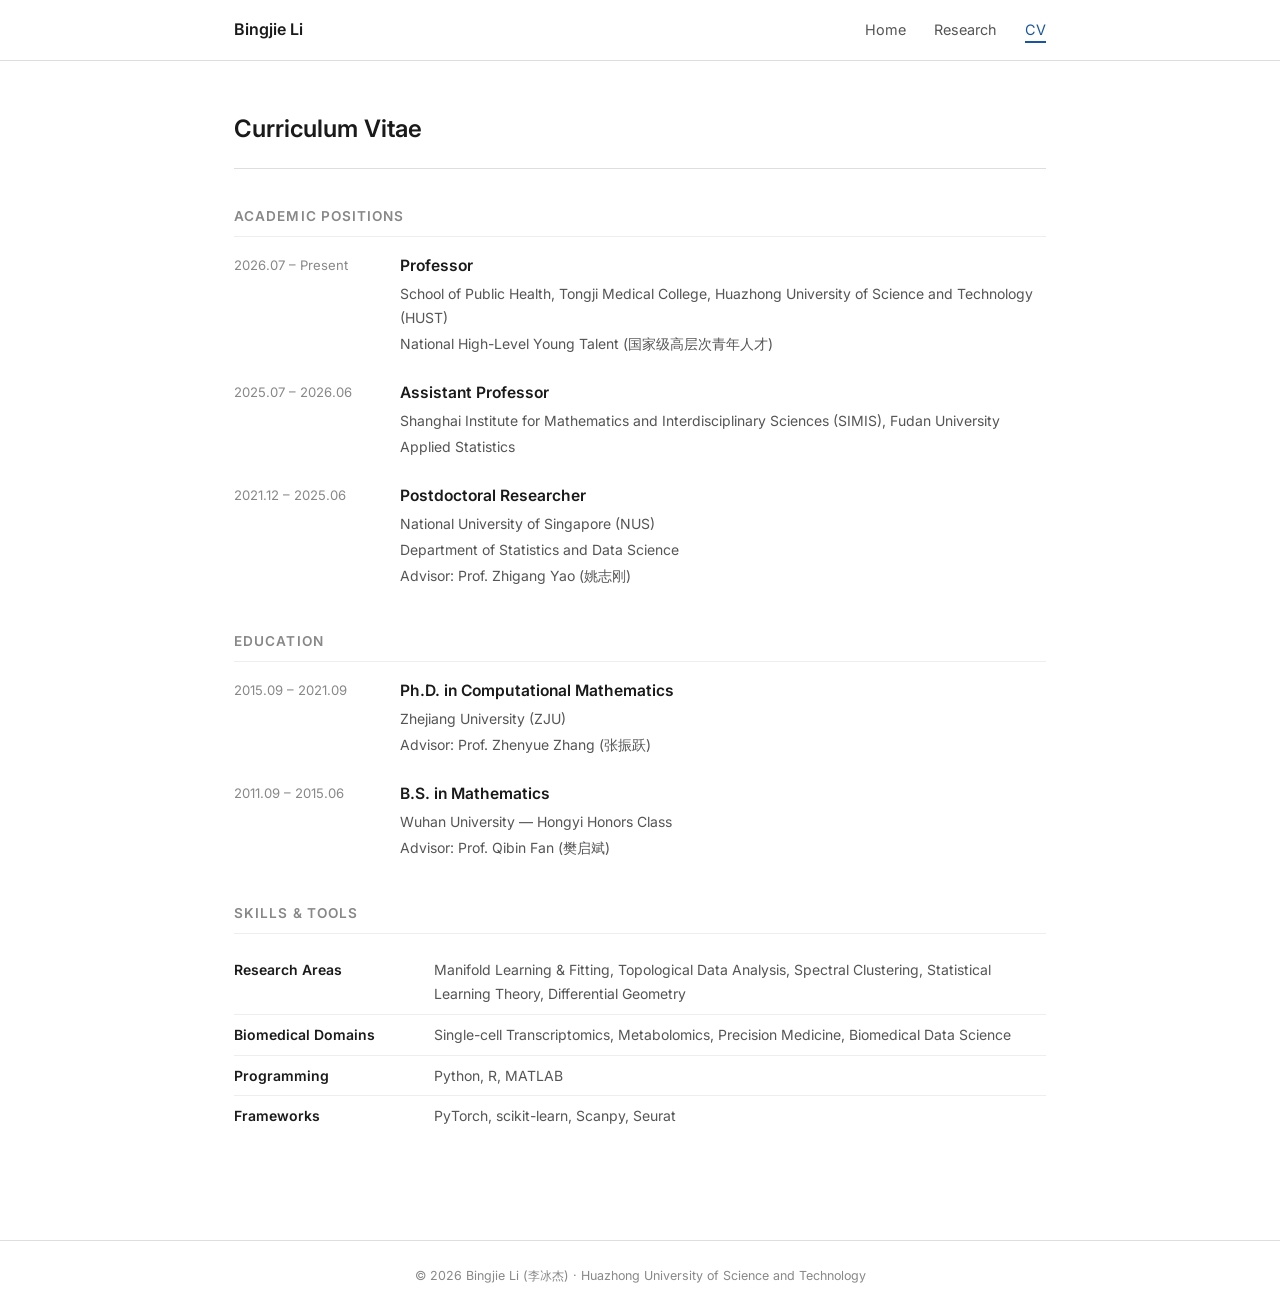
<file: cv.html>
<!DOCTYPE html>
<html lang="en">
<head>
  <meta charset="UTF-8" />
  <meta name="viewport" content="width=device-width, initial-scale=1.0" />
  <meta name="description" content="CV of Bingjie Li, HUST." />
  <title>CV | Bingjie Li</title>
  <link rel="stylesheet" href="styles.css" />
  <link rel="preconnect" href="https://fonts.googleapis.com" />
  <link href="https://fonts.googleapis.com/css2?family=Inter:wght@300;400;500;600&display=swap" rel="stylesheet" />
</head>
<body>

  <nav id="navbar">
    <div class="nav-inner">
      <a href="index.html" class="nav-brand">Bingjie Li</a>
      <ul class="nav-links">
        <li><a href="index.html">Home</a></li>
        <li><a href="research.html">Research</a></li>
        <li><a href="cv.html" class="active">CV</a></li>
      </ul>
      <button class="nav-toggle" id="navToggle" aria-label="Toggle menu">
        <span></span><span></span><span></span>
      </button>
    </div>
  </nav>

  <main>
    <div class="container">

      <div class="page-header">
        <h1>Curriculum Vitae</h1>
      </div>

      <!-- Positions -->
      <div class="cv-section">
        <h2>Academic Positions</h2>

        <div class="cv-item">
          <div class="cv-date">2026.07 &ndash; Present</div>
          <div class="cv-detail">
            <h3>Professor</h3>
            <p>School of Public Health, Tongji Medical College, Huazhong University of Science and Technology (HUST)</p>
            <p>National High-Level Young Talent (国家级高层次青年人才)</p>
          </div>
        </div>

        <div class="cv-item">
          <div class="cv-date">2025.07 &ndash; 2026.06</div>
          <div class="cv-detail">
            <h3>Assistant Professor</h3>
            <p>Shanghai Institute for Mathematics and Interdisciplinary Sciences (SIMIS), Fudan University</p>
            <p>Applied Statistics</p>
          </div>
        </div>

        <div class="cv-item">
          <div class="cv-date">2021.12 &ndash; 2025.06</div>
          <div class="cv-detail">
            <h3>Postdoctoral Researcher</h3>
            <p>National University of Singapore (NUS)</p>
            <p>Department of Statistics and Data Science</p>
            <p>Advisor: Prof. Zhigang Yao (姚志刚)</p>
          </div>
        </div>

      </div>

      <!-- Education -->
      <div class="cv-section">
        <h2>Education</h2>

        <div class="cv-item">
          <div class="cv-date">2015.09 &ndash; 2021.09</div>
          <div class="cv-detail">
            <h3>Ph.D. in Computational Mathematics</h3>
            <p>Zhejiang University (ZJU)</p>
            <p>Advisor: Prof. Zhenyue Zhang (张振跃)</p>
          </div>
        </div>

        <div class="cv-item">
          <div class="cv-date">2011.09 &ndash; 2015.06</div>
          <div class="cv-detail">
            <h3>B.S. in Mathematics</h3>
            <p>Wuhan University &mdash; Hongyi Honors Class</p>
            <p>Advisor: Prof. Qibin Fan (樊启斌)</p>
          </div>
        </div>

      </div>

      <!-- Skills -->
      <div class="cv-section">
        <h2>Skills &amp; Tools</h2>
        <table class="skills-table">
          <tbody>
            <tr>
              <td class="skill-cat">Research Areas</td>
              <td class="skill-vals">Manifold Learning &amp; Fitting, Topological Data Analysis, Spectral Clustering, Statistical Learning Theory, Differential Geometry</td>
            </tr>
            <tr>
              <td class="skill-cat">Biomedical Domains</td>
              <td class="skill-vals">Single-cell Transcriptomics, Metabolomics, Precision Medicine, Biomedical Data Science</td>
            </tr>
            <tr>
              <td class="skill-cat">Programming</td>
              <td class="skill-vals">Python, R, MATLAB</td>
            </tr>
            <tr>
              <td class="skill-cat">Frameworks</td>
              <td class="skill-vals">PyTorch, scikit-learn, Scanpy, Seurat</td>
            </tr>
          </tbody>
        </table>
      </div>

    </div>
  </main>

  <footer>
    <p>&copy; 2026 Bingjie Li (李冰杰) &middot; Huazhong University of Science and Technology</p>
  </footer>

  <script src="script.js"></script>
</body>
</html>
</file>
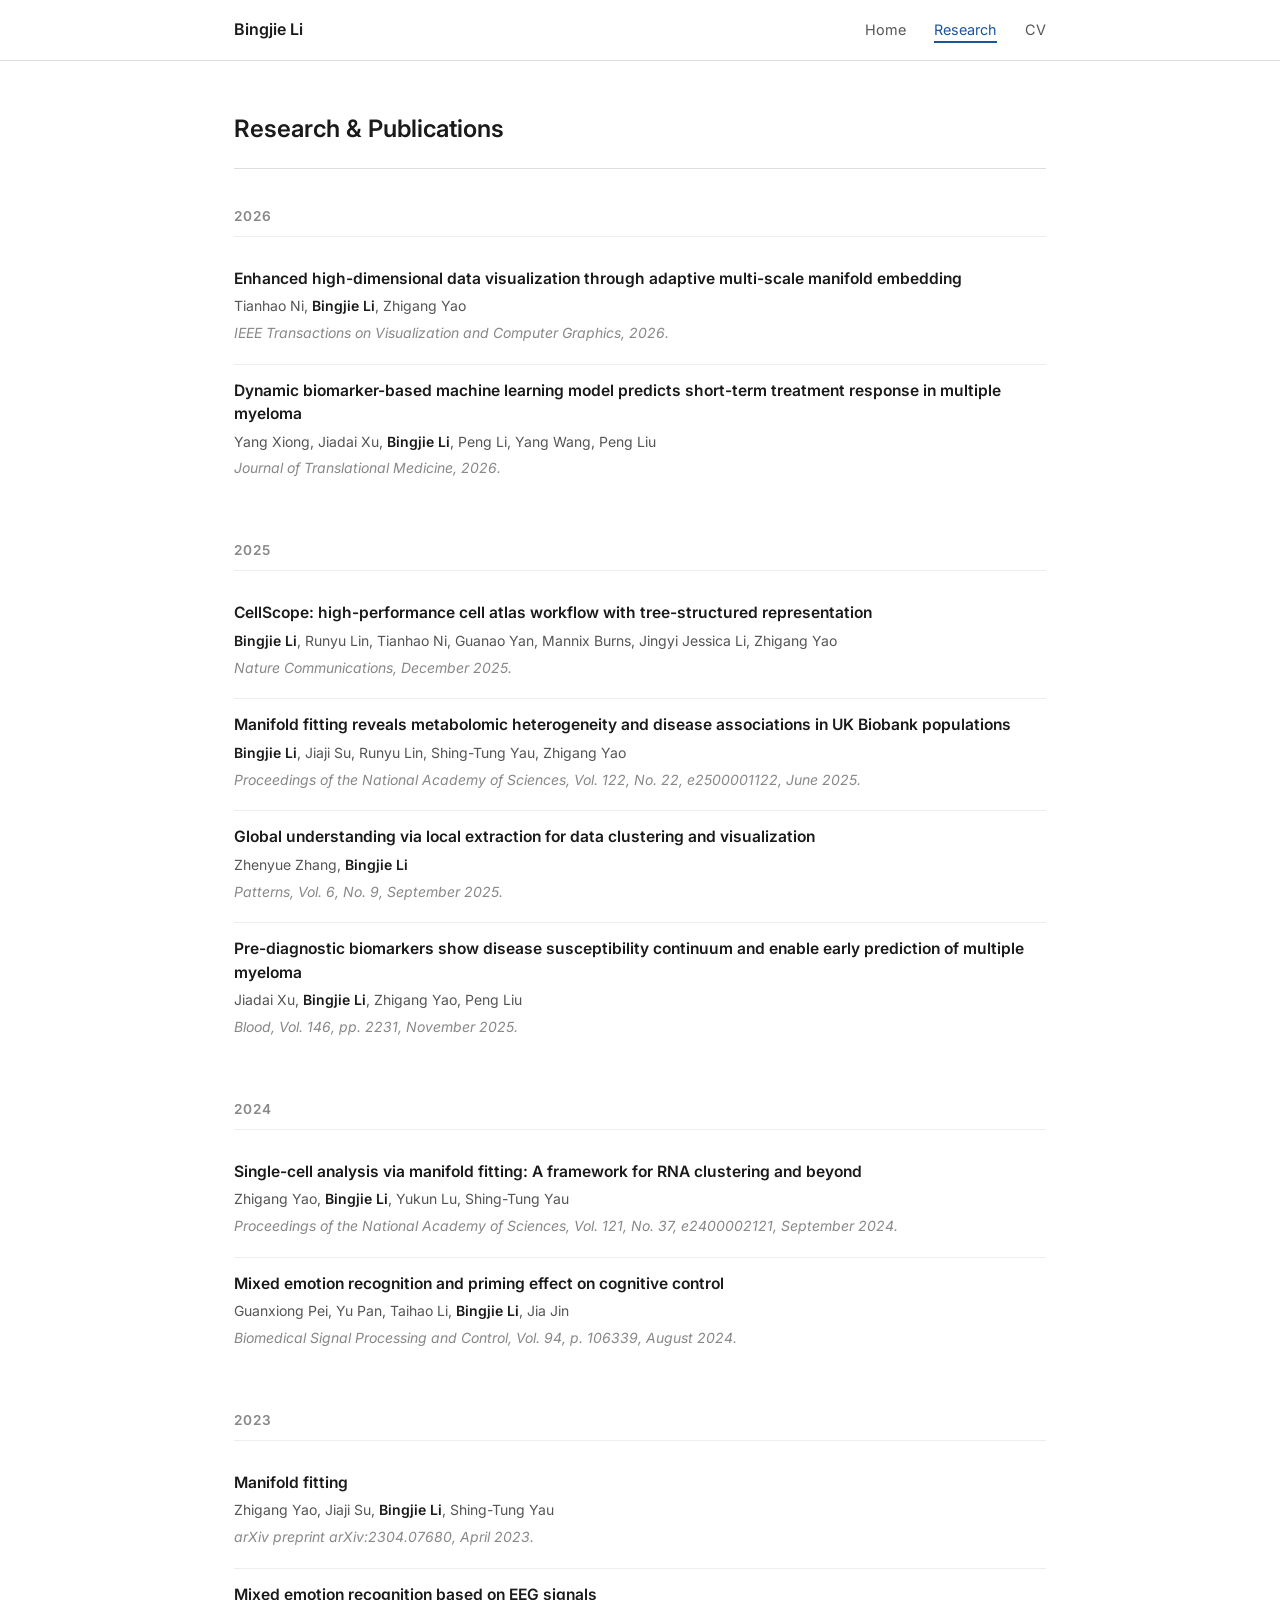
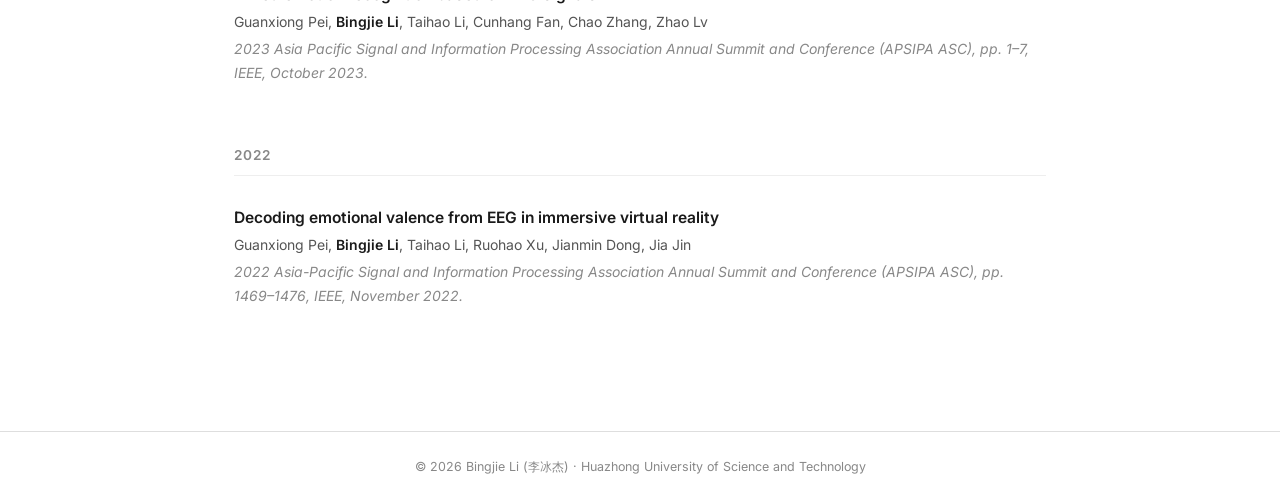
<file: research.html>
<!DOCTYPE html>
<html lang="en">
<head>
  <meta charset="UTF-8" />
  <meta name="viewport" content="width=device-width, initial-scale=1.0" />
  <meta name="description" content="Research and publications of Bingjie Li, HUST." />
  <title>Research | Bingjie Li</title>
  <link rel="stylesheet" href="styles.css" />
  <link rel="preconnect" href="https://fonts.googleapis.com" />
  <link href="https://fonts.googleapis.com/css2?family=Inter:wght@300;400;500;600&display=swap" rel="stylesheet" />
</head>
<body>

  <nav id="navbar">
    <div class="nav-inner">
      <a href="index.html" class="nav-brand">Bingjie Li</a>
      <ul class="nav-links">
        <li><a href="index.html">Home</a></li>
        <li><a href="research.html" class="active">Research</a></li>
        <li><a href="cv.html">CV</a></li>
      </ul>
      <button class="nav-toggle" id="navToggle" aria-label="Toggle menu">
        <span></span><span></span><span></span>
      </button>
    </div>
  </nav>

  <main>
    <div class="container">

      <div class="page-header">
        <h1>Research &amp; Publications</h1>
      </div>

      <!-- 2026 -->
      <div class="pub-year-group">
        <h2>2026</h2>

        <div class="pub-item">
          <div class="pub-title">Enhanced high-dimensional data visualization through adaptive multi-scale manifold embedding</div>
          <div class="pub-authors">Tianhao Ni, <strong>Bingjie Li</strong>, Zhigang Yao</div>
          <div class="pub-journal">IEEE Transactions on Visualization and Computer Graphics, 2026.</div>
        </div>

        <div class="pub-item">
          <div class="pub-title">Dynamic biomarker-based machine learning model predicts short-term treatment response in multiple myeloma</div>
          <div class="pub-authors">Yang Xiong, Jiadai Xu, <strong>Bingjie Li</strong>, Peng Li, Yang Wang, Peng Liu</div>
          <div class="pub-journal">Journal of Translational Medicine, 2026.</div>
        </div>

      </div>

      <!-- 2025 -->
      <div class="pub-year-group">
        <h2>2025</h2>

        <div class="pub-item">
          <div class="pub-title">CellScope: high-performance cell atlas workflow with tree-structured representation</div>
          <div class="pub-authors"><strong>Bingjie Li</strong>, Runyu Lin, Tianhao Ni, Guanao Yan, Mannix Burns, Jingyi Jessica Li, Zhigang Yao</div>
          <div class="pub-journal">Nature Communications, December 2025.</div>
        </div>

        <div class="pub-item">
          <div class="pub-title">Manifold fitting reveals metabolomic heterogeneity and disease associations in UK Biobank populations</div>
          <div class="pub-authors"><strong>Bingjie Li</strong>, Jiaji Su, Runyu Lin, Shing-Tung Yau, Zhigang Yao</div>
          <div class="pub-journal">Proceedings of the National Academy of Sciences, Vol. 122, No. 22, e2500001122, June 2025.</div>
        </div>

        <div class="pub-item">
          <div class="pub-title">Global understanding via local extraction for data clustering and visualization</div>
          <div class="pub-authors">Zhenyue Zhang, <strong>Bingjie Li</strong></div>
          <div class="pub-journal">Patterns, Vol. 6, No. 9, September 2025.</div>
        </div>

        <div class="pub-item">
          <div class="pub-title">Pre-diagnostic biomarkers show disease susceptibility continuum and enable early prediction of multiple myeloma</div>
          <div class="pub-authors">Jiadai Xu, <strong>Bingjie Li</strong>, Zhigang Yao, Peng Liu</div>
          <div class="pub-journal">Blood, Vol. 146, pp. 2231, November 2025.</div>
        </div>

      </div>

      <!-- 2024 -->
      <div class="pub-year-group">
        <h2>2024</h2>

        <div class="pub-item">
          <div class="pub-title">Single-cell analysis via manifold fitting: A framework for RNA clustering and beyond</div>
          <div class="pub-authors">Zhigang Yao, <strong>Bingjie Li</strong>, Yukun Lu, Shing-Tung Yau</div>
          <div class="pub-journal">Proceedings of the National Academy of Sciences, Vol. 121, No. 37, e2400002121, September 2024.</div>
        </div>

        <div class="pub-item">
          <div class="pub-title">Mixed emotion recognition and priming effect on cognitive control</div>
          <div class="pub-authors">Guanxiong Pei, Yu Pan, Taihao Li, <strong>Bingjie Li</strong>, Jia Jin</div>
          <div class="pub-journal">Biomedical Signal Processing and Control, Vol. 94, p. 106339, August 2024.</div>
        </div>

      </div>

      <!-- 2023 -->
      <div class="pub-year-group">
        <h2>2023</h2>

        <div class="pub-item">
          <div class="pub-title">Manifold fitting</div>
          <div class="pub-authors">Zhigang Yao, Jiaji Su, <strong>Bingjie Li</strong>, Shing-Tung Yau</div>
          <div class="pub-journal">arXiv preprint arXiv:2304.07680, April 2023.</div>
        </div>

        <div class="pub-item">
          <div class="pub-title">Mixed emotion recognition based on EEG signals</div>
          <div class="pub-authors">Guanxiong Pei, <strong>Bingjie Li</strong>, Taihao Li, Cunhang Fan, Chao Zhang, Zhao Lv</div>
          <div class="pub-journal">2023 Asia Pacific Signal and Information Processing Association Annual Summit and Conference (APSIPA ASC), pp. 1–7, IEEE, October 2023.</div>
        </div>

      </div>

      <!-- 2022 -->
      <div class="pub-year-group">
        <h2>2022</h2>

        <div class="pub-item">
          <div class="pub-title">Decoding emotional valence from EEG in immersive virtual reality</div>
          <div class="pub-authors">Guanxiong Pei, <strong>Bingjie Li</strong>, Taihao Li, Ruohao Xu, Jianmin Dong, Jia Jin</div>
          <div class="pub-journal">2022 Asia-Pacific Signal and Information Processing Association Annual Summit and Conference (APSIPA ASC), pp. 1469–1476, IEEE, November 2022.</div>
        </div>

      </div>

    </div>
  </main>

  <footer>
    <p>&copy; 2026 Bingjie Li (李冰杰) &middot; Huazhong University of Science and Technology</p>
  </footer>

  <script src="script.js"></script>
</body>
</html>
</file>
<file: styles.css>
/* ============================================================
   VARIABLES & RESET
   ============================================================ */
:root {
  --bg:          #ffffff;
  --bg-alt:      #f7f7f7;
  --text:        #1a1a1a;
  --text-muted:  #555555;
  --text-light:  #888888;
  --accent:      #1a56a0;
  --accent-hover:#144080;
  --border:      #dedede;
  --border-light:#eeeeee;
  --nav-height:  60px;
  --max-width:   860px;
  --font:        'Inter', -apple-system, BlinkMacSystemFont, 'Segoe UI', sans-serif;
}

*, *::before, *::after { box-sizing: border-box; margin: 0; padding: 0; }

html { font-size: 16px; }

body {
  font-family: var(--font);
  background: var(--bg);
  color: var(--text);
  line-height: 1.7;
}

a { color: var(--accent); text-decoration: none; }
a:hover { text-decoration: underline; color: var(--accent-hover); }
ul { list-style: none; }

/* ============================================================
   NAVIGATION
   ============================================================ */
#navbar {
  position: sticky;
  top: 0;
  background: #ffffff;
  border-bottom: 1px solid var(--border);
  z-index: 100;
}

.nav-inner {
  max-width: var(--max-width);
  margin: 0 auto;
  padding: 0 24px;
  height: var(--nav-height);
  display: flex;
  align-items: center;
  justify-content: space-between;
}

.nav-brand {
  font-weight: 600;
  font-size: 1rem;
  color: var(--text);
  text-decoration: none;
}
.nav-brand:hover { color: var(--accent); text-decoration: none; }

.nav-links {
  display: flex;
  gap: 28px;
}

.nav-links a {
  font-size: 0.9rem;
  color: var(--text-muted);
  text-decoration: none;
  padding-bottom: 3px;
  border-bottom: 2px solid transparent;
  transition: color 0.15s, border-color 0.15s;
}

.nav-links a:hover {
  color: var(--text);
  text-decoration: none;
  border-bottom-color: var(--border);
}

.nav-links a.active {
  color: var(--accent);
  border-bottom-color: var(--accent);
}

.nav-toggle {
  display: none;
  flex-direction: column;
  gap: 5px;
  background: none;
  border: none;
  cursor: pointer;
  padding: 4px;
}
.nav-toggle span {
  display: block;
  width: 22px;
  height: 2px;
  background: var(--text);
  border-radius: 1px;
  transition: 0.2s;
}

/* ============================================================
   LAYOUT
   ============================================================ */
.container {
  max-width: var(--max-width);
  margin: 0 auto;
  padding: 48px 24px 64px;
}

/* ============================================================
   HOME — PROFILE HEADER
   ============================================================ */
.profile-header {
  margin-bottom: 44px;
  padding-bottom: 36px;
  border-bottom: 1px solid var(--border);
}


.profile-header h1 {
  font-size: 1.75rem;
  font-weight: 600;
  line-height: 1.2;
  margin-bottom: 6px;
  color: var(--text);
}

.name-zh {
  font-size: 1.1rem;
  font-weight: 400;
  color: var(--text-muted);
  margin-left: 8px;
}

.profile-title {
  font-size: 1rem;
  font-weight: 500;
  color: var(--text);
  margin-bottom: 2px;
}

.profile-institution {
  font-size: 0.9rem;
  color: var(--text-muted);
  margin-bottom: 16px;
}

.profile-contact {
  display: flex;
  flex-direction: column;
  gap: 4px;
  font-size: 0.875rem;
  color: var(--text-muted);
}

.profile-contact a {
  color: var(--accent);
}

/* ============================================================
   HOME — BIO
   ============================================================ */
.bio-section {
  margin-bottom: 40px;
}

.bio-section h2 {
  font-size: 1rem;
  font-weight: 600;
  text-transform: uppercase;
  letter-spacing: 0.06em;
  color: var(--text-light);
  margin-bottom: 16px;
}

.bio-section p {
  font-size: 0.95rem;
  color: var(--text-muted);
  margin-bottom: 14px;
}

.bio-section p strong { color: var(--text); font-weight: 600; }
.bio-section p em    { color: var(--text); font-style: italic; }

/* ============================================================
   HOME — INTEREST LIST & EXPERIENCE
   ============================================================ */
.interest-list {
  list-style: disc;
  padding-left: 20px;
  margin-top: 8px;
}

.interest-list li {
  font-size: 0.95rem;
  color: var(--text-muted);
  margin-bottom: 8px;
  line-height: 1.65;
}

.interest-list li strong {
  color: var(--text);
  font-weight: 600;
}

.exp-item {
  display: grid;
  grid-template-columns: 160px 1fr;
  gap: 16px;
  margin-bottom: 22px;
  font-size: 0.9rem;
}

.exp-date {
  color: var(--text-light);
  font-size: 0.82rem;
  padding-top: 2px;
  line-height: 1.6;
}

.exp-detail {
  color: var(--text-muted);
  line-height: 1.65;
}

.exp-detail strong {
  color: var(--text);
  font-weight: 600;
}

/* ============================================================
   PAGE HEADER (used in sub-pages)
   ============================================================ */
.page-header {
  margin-bottom: 36px;
  padding-bottom: 18px;
  border-bottom: 1px solid var(--border);
}

.page-header h1 {
  font-size: 1.5rem;
  font-weight: 600;
}

/* ============================================================
   PUBLICATIONS
   ============================================================ */
.pub-year-group {
  margin-bottom: 40px;
}

.pub-year-group h2 {
  font-size: 0.85rem;
  font-weight: 600;
  text-transform: uppercase;
  letter-spacing: 0.08em;
  color: var(--text-light);
  margin-bottom: 16px;
  padding-bottom: 8px;
  border-bottom: 1px solid var(--border-light);
}

.pub-item {
  padding: 14px 0;
  border-bottom: 1px solid var(--border-light);
}
.pub-item:last-child { border-bottom: none; }

.pub-venue-tag {
  display: inline-block;
  font-size: 0.7rem;
  font-weight: 600;
  letter-spacing: 0.04em;
  padding: 2px 7px;
  border-radius: 3px;
  margin-bottom: 7px;
  text-transform: uppercase;
}

.pub-venue-tag.pnas        { background: #e8f5ee; color: #2e7d32; }
.pub-venue-tag.nature-comm { background: #f3e8ff; color: #6b21a8; }
.pub-venue-tag.cell-press  { background: #fff3e0; color: #c05a00; }
.pub-venue-tag.arxiv       { background: #e8f0fe; color: #1a56a0; }

.pub-title {
  font-size: 0.975rem;
  font-weight: 600;
  color: var(--text);
  margin-bottom: 4px;
  line-height: 1.5;
}

.pub-authors {
  font-size: 0.875rem;
  color: var(--text-muted);
  margin-bottom: 3px;
}
.pub-authors strong { color: var(--text); font-weight: 600; }

.pub-journal {
  font-size: 0.875rem;
  color: var(--text-light);
  font-style: italic;
  margin-bottom: 5px;
}

.pub-desc {
  font-size: 0.875rem;
  color: var(--text-muted);
  margin-top: 6px;
  line-height: 1.65;
}

.pub-links {
  margin-top: 8px;
  display: flex;
  gap: 14px;
}
.pub-links a {
  font-size: 0.8rem;
  color: var(--accent);
}

/* ============================================================
   CV
   ============================================================ */
.cv-section {
  margin-bottom: 40px;
}

.cv-section h2 {
  font-size: 0.85rem;
  font-weight: 600;
  text-transform: uppercase;
  letter-spacing: 0.08em;
  color: var(--text-light);
  margin-bottom: 16px;
  padding-bottom: 8px;
  border-bottom: 1px solid var(--border-light);
}

.cv-item {
  display: grid;
  grid-template-columns: 150px 1fr;
  gap: 16px;
  margin-bottom: 22px;
}

.cv-date {
  font-size: 0.82rem;
  color: var(--text-light);
  padding-top: 3px;
  line-height: 1.5;
}

.cv-detail h3 {
  font-size: 0.975rem;
  font-weight: 600;
  color: var(--text);
  margin-bottom: 3px;
}

.cv-detail p {
  font-size: 0.875rem;
  color: var(--text-muted);
  margin-bottom: 2px;
}

/* Skills table-style */
.skills-table {
  width: 100%;
  border-collapse: collapse;
  font-size: 0.875rem;
}

.skills-table td {
  padding: 8px 0;
  border-bottom: 1px solid var(--border-light);
  vertical-align: top;
}

.skills-table tr:last-child td {
  border-bottom: none;
}

.skills-table .skill-cat {
  font-weight: 600;
  color: var(--text);
  width: 200px;
  padding-right: 16px;
}

.skills-table .skill-vals {
  color: var(--text-muted);
}

/* ============================================================
   FOOTER
   ============================================================ */
footer {
  border-top: 1px solid var(--border);
  padding: 24px;
  text-align: center;
  font-size: 0.78rem;
  color: var(--text-light);
}

/* ============================================================
   RESPONSIVE
   ============================================================ */
@media (max-width: 640px) {
  .nav-links { display: none; }
  .nav-toggle { display: flex; }

  .nav-links.open {
    display: flex;
    flex-direction: column;
    position: fixed;
    top: var(--nav-height);
    left: 0;
    right: 0;
    background: #ffffff;
    border-bottom: 1px solid var(--border);
    padding: 16px 24px;
    gap: 16px;
  }

  .exp-item {
    grid-template-columns: 1fr;
    gap: 2px;
  }

  .cv-item {
    grid-template-columns: 1fr;
    gap: 2px;
  }

  .cv-date {
    color: var(--text-light);
    font-size: 0.8rem;
  }

  .skills-table .skill-cat {
    width: auto;
    display: block;
  }
  .skills-table td {
    display: block;
    padding: 4px 0;
  }
  .skills-table tr { display: block; margin-bottom: 12px; }
  .skills-table tr td:first-child { border-bottom: none; padding-bottom: 2px; }
}
</file>
